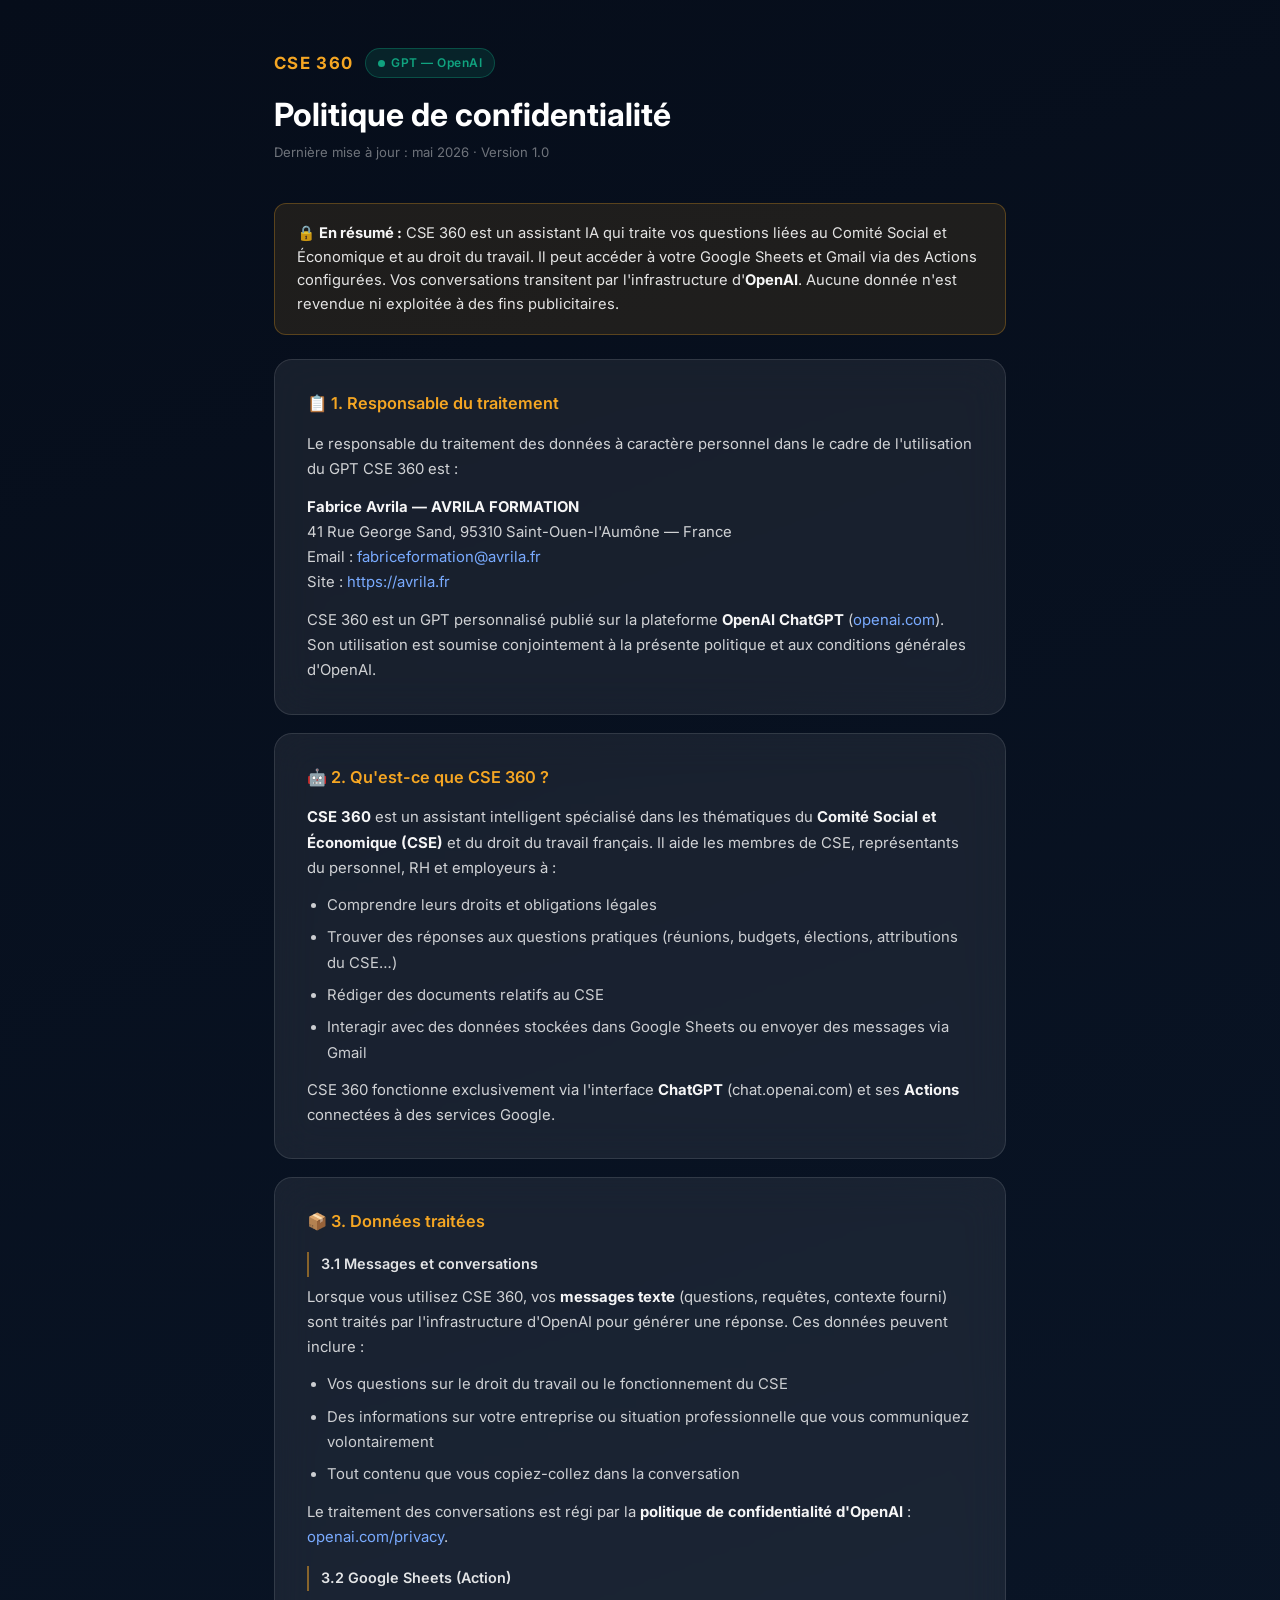
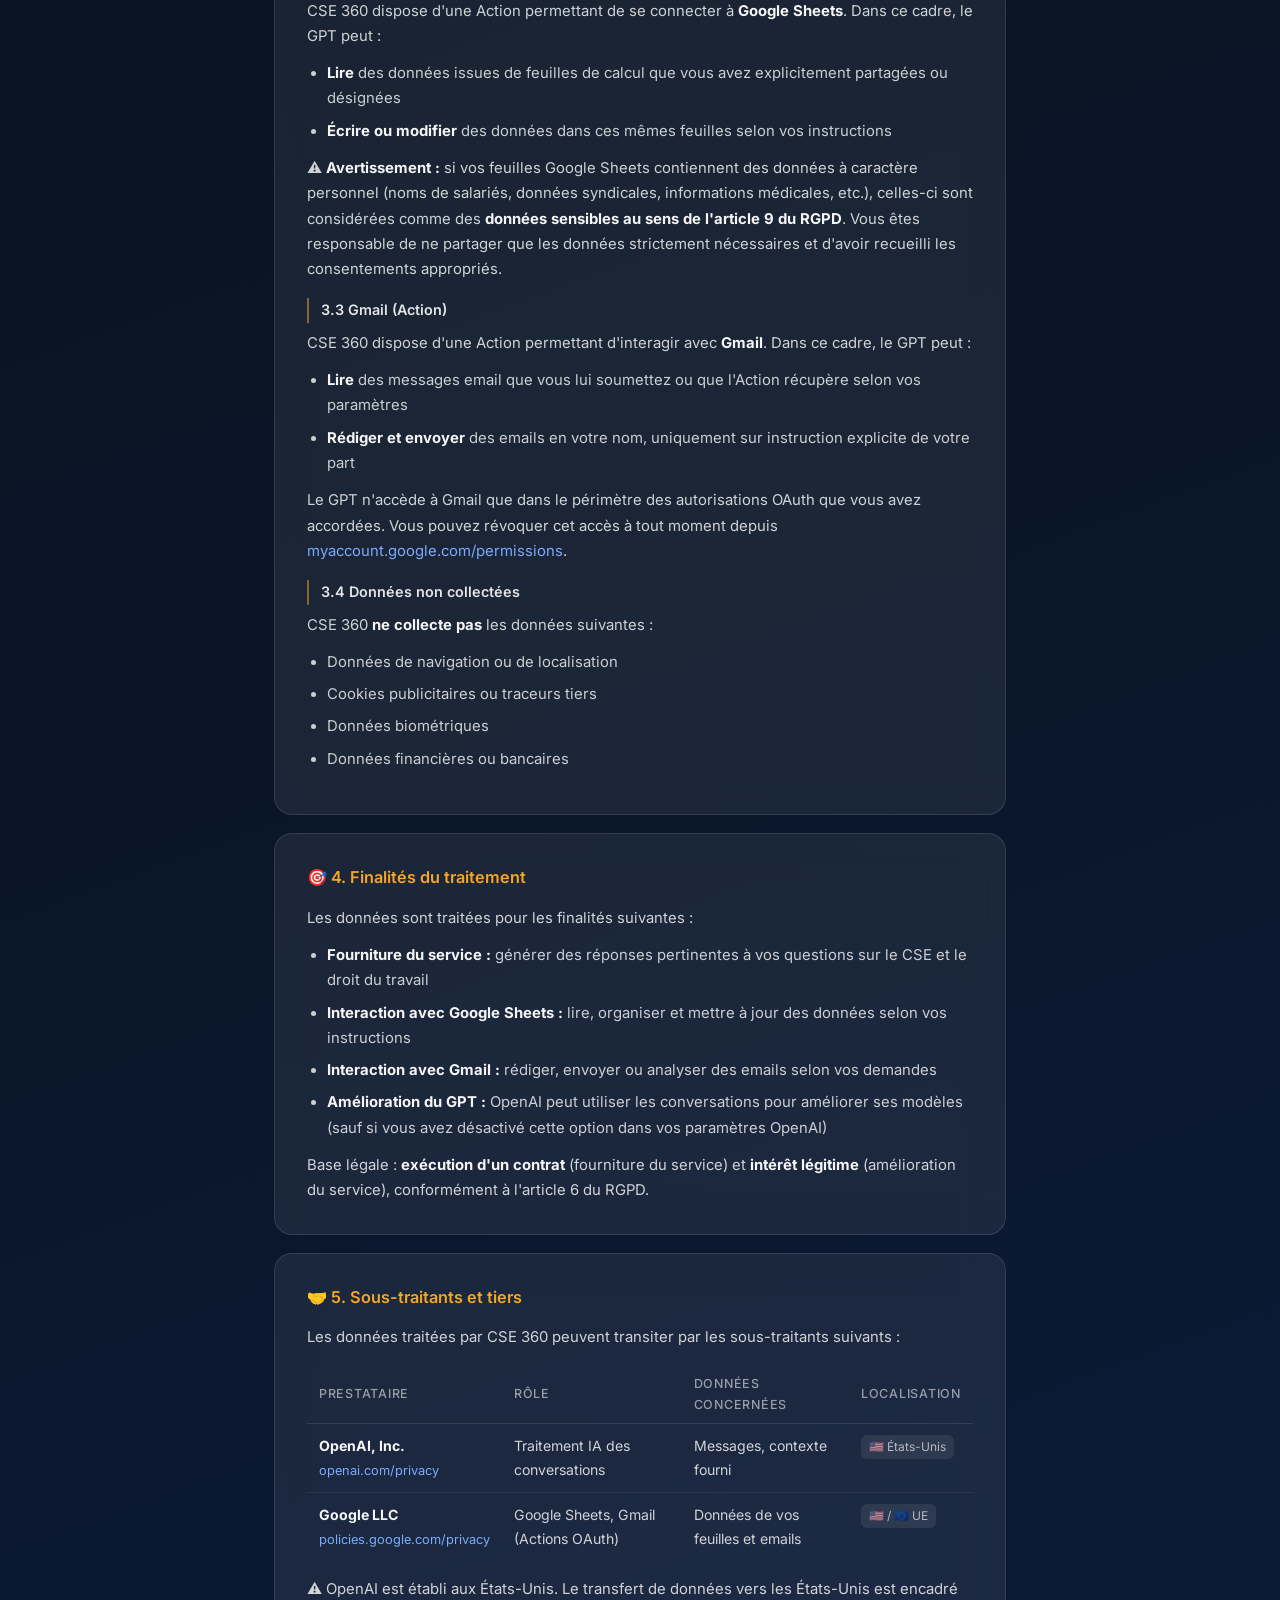
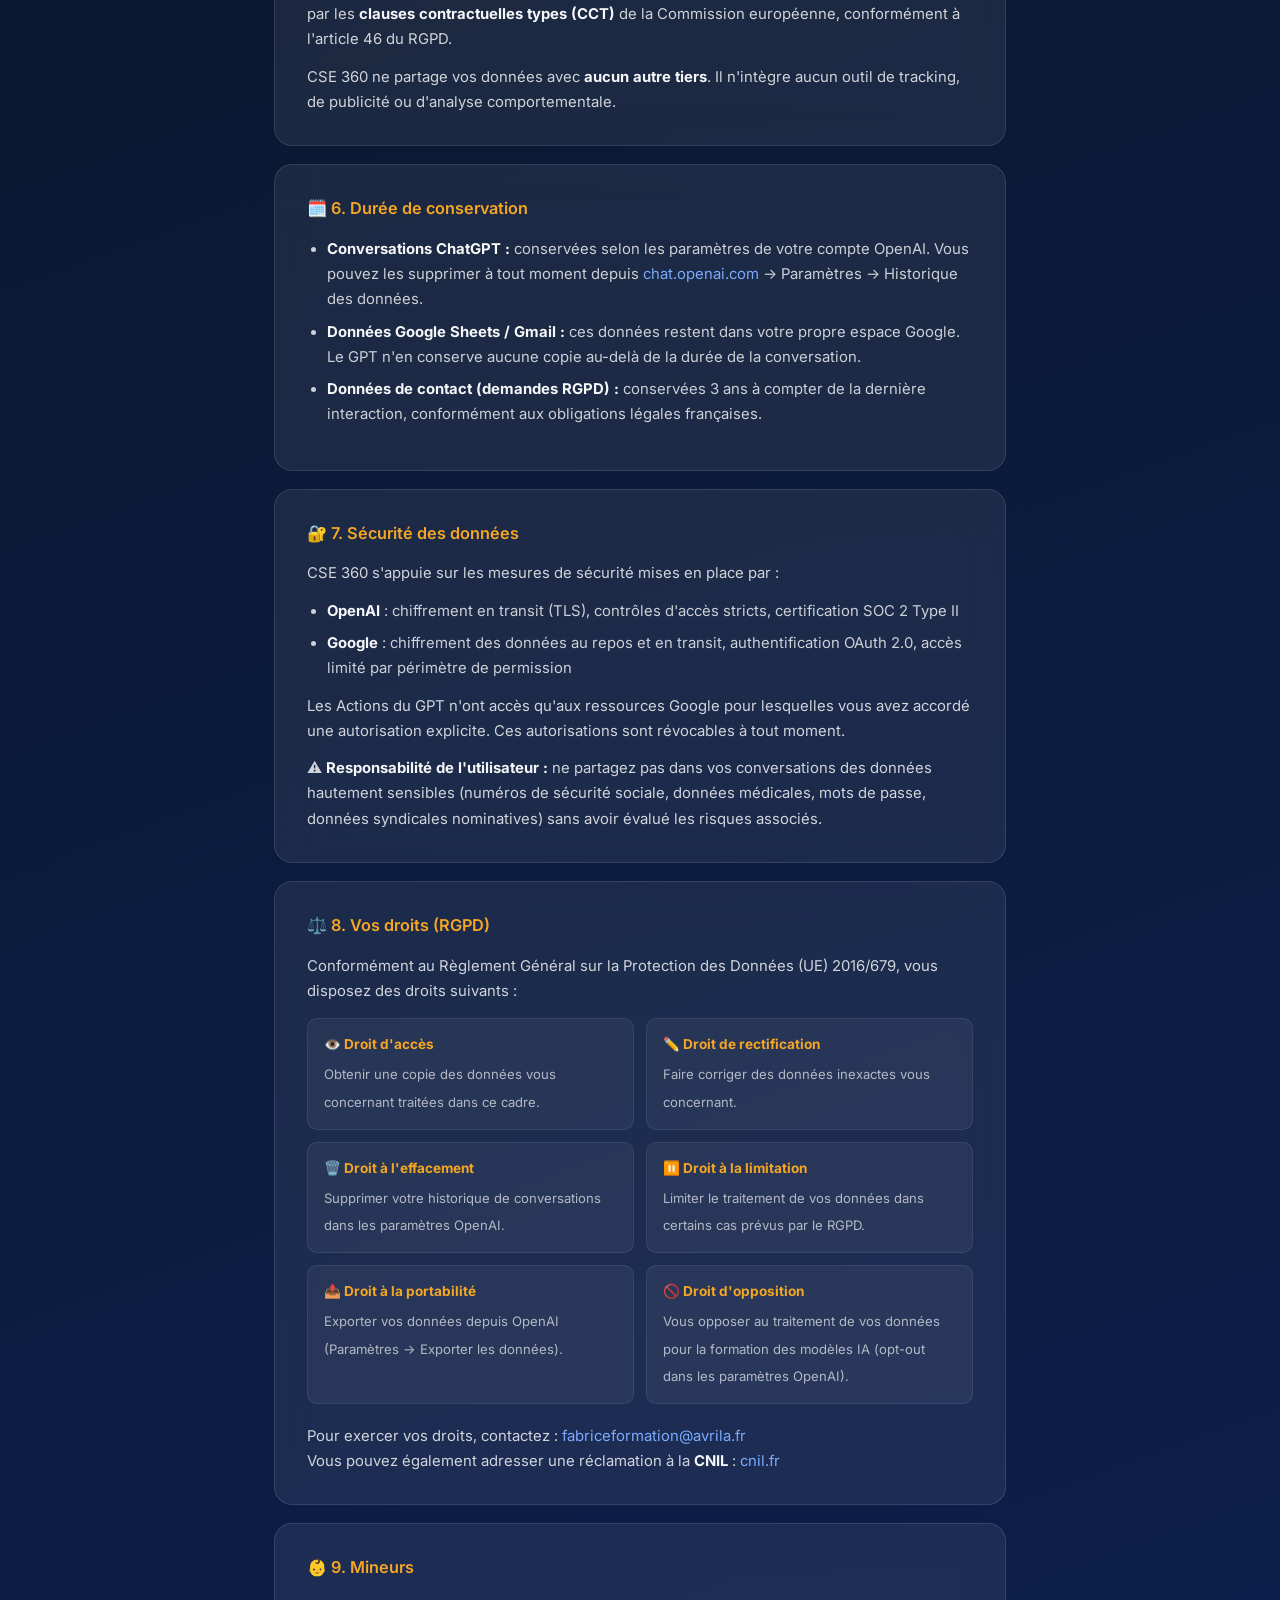
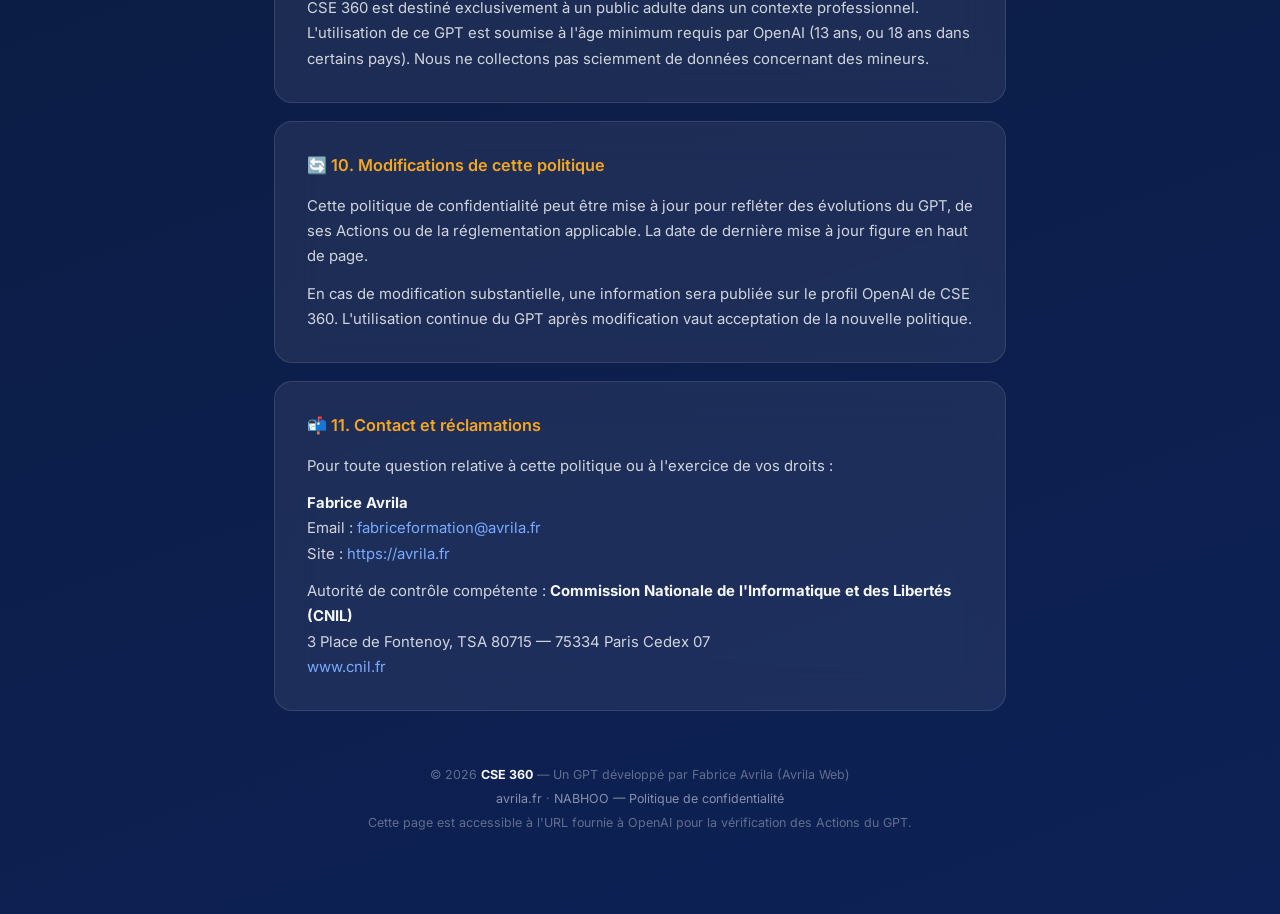
<file: privacy-cse360.html>
<!DOCTYPE html>
<html lang="fr">
<head>
  <meta charset="UTF-8">
  <meta name="viewport" content="width=device-width, initial-scale=1.0">
  <meta name="theme-color" content="#1B3A8C">
  <meta name="robots" content="index, follow">
  <title>Politique de confidentialité — CSE 360</title>
  <link rel="preconnect" href="https://fonts.googleapis.com">
  <link href="https://fonts.googleapis.com/css2?family=Inter:wght@300;400;500;600;700&display=swap" rel="stylesheet">
  <style>
    *, *::before, *::after { box-sizing: border-box; margin: 0; padding: 0; }

    body {
      font-family: 'Inter', -apple-system, BlinkMacSystemFont, sans-serif;
      background: linear-gradient(160deg, #060d1a 0%, #0a1628 40%, #0d2156 100%);
      color: rgba(255,255,255,0.92);
      min-height: 100vh;
      line-height: 1.7;
    }

    .page {
      max-width: 780px;
      margin: 0 auto;
      padding: 48px 24px 80px;
    }

    /* ── Header ── */
    .page-header {
      margin-bottom: 40px;
    }
    .brand-row {
      display: flex;
      align-items: center;
      gap: 12px;
      margin-bottom: 18px;
    }
    .badge-gpt {
      display: inline-flex;
      align-items: center;
      gap: 6px;
      background: rgba(16,163,127,0.15);
      border: 1px solid rgba(16,163,127,0.35);
      border-radius: 20px;
      padding: 4px 12px;
      font-size: 0.75rem;
      font-weight: 600;
      color: #10a37f;
      letter-spacing: 0.04em;
    }
    .badge-gpt::before {
      content: '';
      display: inline-block;
      width: 7px; height: 7px;
      border-radius: 50%;
      background: #10a37f;
    }
    .brand-name {
      font-size: 1.05rem;
      font-weight: 700;
      letter-spacing: 0.08em;
      color: #F5A623;
    }
    h1 {
      font-size: 2rem;
      font-weight: 700;
      color: #fff;
      margin-bottom: 6px;
      line-height: 1.2;
    }
    .date-update {
      font-size: 0.82rem;
      color: rgba(255,255,255,0.42);
      margin-bottom: 28px;
    }

    /* ── Highlight box ── */
    .highlight {
      background: rgba(245,166,35,0.10);
      border: 1px solid rgba(245,166,35,0.28);
      border-radius: 12px;
      padding: 18px 22px;
      margin-bottom: 24px;
      font-size: 0.92rem;
      color: rgba(255,255,255,0.88);
      line-height: 1.6;
    }

    .highlight-danger {
      background: rgba(229,62,62,0.10);
      border: 1px solid rgba(229,62,62,0.28);
      border-radius: 12px;
      padding: 18px 22px;
      margin-bottom: 24px;
      font-size: 0.92rem;
      color: rgba(255,255,255,0.88);
    }

    /* ── Cards ── */
    .card {
      background: rgba(255,255,255,0.07);
      border: 1px solid rgba(255,255,255,0.11);
      border-radius: 18px;
      padding: 30px 32px;
      margin-bottom: 18px;
      backdrop-filter: blur(20px);
    }

    h2 {
      font-size: 1.02rem;
      font-weight: 600;
      color: #F5A623;
      margin-bottom: 14px;
      display: flex;
      align-items: center;
      gap: 8px;
    }

    h3 {
      font-size: 0.9rem;
      font-weight: 600;
      color: rgba(255,255,255,0.88);
      margin: 16px 0 8px;
      padding-left: 12px;
      border-left: 2px solid rgba(245,166,35,0.5);
    }

    p {
      color: rgba(255,255,255,0.80);
      margin-bottom: 12px;
      font-size: 0.93rem;
    }
    p:last-child { margin-bottom: 0; }

    ul {
      margin: 10px 0 12px 20px;
    }
    li {
      color: rgba(255,255,255,0.78);
      font-size: 0.93rem;
      margin-bottom: 7px;
    }

    strong { color: rgba(255,255,255,0.96); }
    a { color: #7aabff; text-decoration: none; }
    a:hover { text-decoration: underline; }

    /* ── Table tiers ── */
    .third-party-table {
      width: 100%;
      border-collapse: collapse;
      margin-top: 14px;
      font-size: 0.88rem;
    }
    .third-party-table th {
      text-align: left;
      color: rgba(255,255,255,0.55);
      font-weight: 500;
      font-size: 0.78rem;
      text-transform: uppercase;
      letter-spacing: 0.06em;
      padding: 8px 12px;
      border-bottom: 1px solid rgba(255,255,255,0.1);
    }
    .third-party-table td {
      padding: 10px 12px;
      color: rgba(255,255,255,0.80);
      border-bottom: 1px solid rgba(255,255,255,0.06);
      vertical-align: top;
    }
    .third-party-table tr:last-child td { border-bottom: none; }
    .tag {
      display: inline-block;
      background: rgba(255,255,255,0.08);
      border-radius: 6px;
      padding: 2px 8px;
      font-size: 0.75rem;
      color: rgba(255,255,255,0.65);
    }

    /* ── Droits ── */
    .rights-grid {
      display: grid;
      grid-template-columns: 1fr 1fr;
      gap: 12px;
      margin-top: 14px;
    }
    .right-item {
      background: rgba(255,255,255,0.05);
      border: 1px solid rgba(255,255,255,0.08);
      border-radius: 10px;
      padding: 14px 16px;
    }
    .right-item strong {
      display: block;
      font-size: 0.85rem;
      margin-bottom: 4px;
      color: #F5A623;
    }
    .right-item span {
      font-size: 0.82rem;
      color: rgba(255,255,255,0.65);
      line-height: 1.5;
    }

    @media (max-width: 540px) {
      .rights-grid { grid-template-columns: 1fr; }
      h1 { font-size: 1.55rem; }
      .card { padding: 22px 18px; }
    }

    /* ── Footer ── */
    footer {
      text-align: center;
      margin-top: 52px;
      font-size: 0.78rem;
      color: rgba(255,255,255,0.35);
      line-height: 1.9;
    }
    footer a { color: rgba(255,255,255,0.5); }
  </style>
</head>
<body>
  <div class="page">

    <!-- Header -->
    <div class="page-header">
      <div class="brand-row">
        <span class="brand-name">CSE 360</span>
        <span class="badge-gpt">GPT — OpenAI</span>
      </div>
      <h1>Politique de confidentialité</h1>
      <p class="date-update">Dernière mise à jour : mai 2026 · Version 1.0</p>
    </div>

    <div class="highlight">
      🔒 <strong>En résumé :</strong> CSE 360 est un assistant IA qui traite vos questions liées au Comité Social et Économique et au droit du travail. Il peut accéder à votre Google Sheets et Gmail via des Actions configurées. Vos conversations transitent par l'infrastructure d'<strong>OpenAI</strong>. Aucune donnée n'est revendue ni exploitée à des fins publicitaires.
    </div>

    <!-- 1. Identité -->
    <div class="card">
      <h2>📋 1. Responsable du traitement</h2>
      <p>Le responsable du traitement des données à caractère personnel dans le cadre de l'utilisation du GPT CSE 360 est :</p>
      <p>
        <strong>Fabrice Avrila — AVRILA FORMATION</strong><br>
        41 Rue George Sand, 95310 Saint-Ouen-l'Aumône — France<br>
        Email : <a href="mailto:fabriceformation@avrila.fr">fabriceformation@avrila.fr</a><br>
        Site : <a href="https://avrila.fr" target="_blank">https://avrila.fr</a>
      </p>
      <p>CSE 360 est un GPT personnalisé publié sur la plateforme <strong>OpenAI ChatGPT</strong> (<a href="https://openai.com" target="_blank">openai.com</a>). Son utilisation est soumise conjointement à la présente politique et aux conditions générales d'OpenAI.</p>
    </div>

    <!-- 2. Description -->
    <div class="card">
      <h2>🤖 2. Qu'est-ce que CSE 360 ?</h2>
      <p><strong>CSE 360</strong> est un assistant intelligent spécialisé dans les thématiques du <strong>Comité Social et Économique (CSE)</strong> et du droit du travail français. Il aide les membres de CSE, représentants du personnel, RH et employeurs à :</p>
      <ul>
        <li>Comprendre leurs droits et obligations légales</li>
        <li>Trouver des réponses aux questions pratiques (réunions, budgets, élections, attributions du CSE…)</li>
        <li>Rédiger des documents relatifs au CSE</li>
        <li>Interagir avec des données stockées dans Google Sheets ou envoyer des messages via Gmail</li>
      </ul>
      <p>CSE 360 fonctionne exclusivement via l'interface <strong>ChatGPT</strong> (chat.openai.com) et ses <strong>Actions</strong> connectées à des services Google.</p>
    </div>

    <!-- 3. Données collectées -->
    <div class="card">
      <h2>📦 3. Données traitées</h2>

      <h3>3.1 Messages et conversations</h3>
      <p>Lorsque vous utilisez CSE 360, vos <strong>messages texte</strong> (questions, requêtes, contexte fourni) sont traités par l'infrastructure d'OpenAI pour générer une réponse. Ces données peuvent inclure :</p>
      <ul>
        <li>Vos questions sur le droit du travail ou le fonctionnement du CSE</li>
        <li>Des informations sur votre entreprise ou situation professionnelle que vous communiquez volontairement</li>
        <li>Tout contenu que vous copiez-collez dans la conversation</li>
      </ul>
      <p>Le traitement des conversations est régi par la <strong>politique de confidentialité d'OpenAI</strong> : <a href="https://openai.com/privacy" target="_blank">openai.com/privacy</a>.</p>

      <h3>3.2 Google Sheets (Action)</h3>
      <p>CSE 360 dispose d'une Action permettant de se connecter à <strong>Google Sheets</strong>. Dans ce cadre, le GPT peut :</p>
      <ul>
        <li><strong>Lire</strong> des données issues de feuilles de calcul que vous avez explicitement partagées ou désignées</li>
        <li><strong>Écrire ou modifier</strong> des données dans ces mêmes feuilles selon vos instructions</li>
      </ul>
      <p>⚠️ <strong>Avertissement :</strong> si vos feuilles Google Sheets contiennent des données à caractère personnel (noms de salariés, données syndicales, informations médicales, etc.), celles-ci sont considérées comme des <strong>données sensibles au sens de l'article 9 du RGPD</strong>. Vous êtes responsable de ne partager que les données strictement nécessaires et d'avoir recueilli les consentements appropriés.</p>

      <h3>3.3 Gmail (Action)</h3>
      <p>CSE 360 dispose d'une Action permettant d'interagir avec <strong>Gmail</strong>. Dans ce cadre, le GPT peut :</p>
      <ul>
        <li><strong>Lire</strong> des messages email que vous lui soumettez ou que l'Action récupère selon vos paramètres</li>
        <li><strong>Rédiger et envoyer</strong> des emails en votre nom, uniquement sur instruction explicite de votre part</li>
      </ul>
      <p>Le GPT n'accède à Gmail que dans le périmètre des autorisations OAuth que vous avez accordées. Vous pouvez révoquer cet accès à tout moment depuis <a href="https://myaccount.google.com/permissions" target="_blank">myaccount.google.com/permissions</a>.</p>

      <h3>3.4 Données non collectées</h3>
      <p>CSE 360 <strong>ne collecte pas</strong> les données suivantes :</p>
      <ul>
        <li>Données de navigation ou de localisation</li>
        <li>Cookies publicitaires ou traceurs tiers</li>
        <li>Données biométriques</li>
        <li>Données financières ou bancaires</li>
      </ul>
    </div>

    <!-- 4. Finalités -->
    <div class="card">
      <h2>🎯 4. Finalités du traitement</h2>
      <p>Les données sont traitées pour les finalités suivantes :</p>
      <ul>
        <li><strong>Fourniture du service :</strong> générer des réponses pertinentes à vos questions sur le CSE et le droit du travail</li>
        <li><strong>Interaction avec Google Sheets :</strong> lire, organiser et mettre à jour des données selon vos instructions</li>
        <li><strong>Interaction avec Gmail :</strong> rédiger, envoyer ou analyser des emails selon vos demandes</li>
        <li><strong>Amélioration du GPT :</strong> OpenAI peut utiliser les conversations pour améliorer ses modèles (sauf si vous avez désactivé cette option dans vos paramètres OpenAI)</li>
      </ul>
      <p>Base légale : <strong>exécution d'un contrat</strong> (fourniture du service) et <strong>intérêt légitime</strong> (amélioration du service), conformément à l'article 6 du RGPD.</p>
    </div>

    <!-- 5. Sous-traitants -->
    <div class="card">
      <h2>🤝 5. Sous-traitants et tiers</h2>
      <p>Les données traitées par CSE 360 peuvent transiter par les sous-traitants suivants :</p>

      <table class="third-party-table">
        <thead>
          <tr>
            <th>Prestataire</th>
            <th>Rôle</th>
            <th>Données concernées</th>
            <th>Localisation</th>
          </tr>
        </thead>
        <tbody>
          <tr>
            <td><strong>OpenAI, Inc.</strong><br><a href="https://openai.com/privacy" target="_blank" style="font-size:0.8rem">openai.com/privacy</a></td>
            <td>Traitement IA des conversations</td>
            <td>Messages, contexte fourni</td>
            <td><span class="tag">🇺🇸 États-Unis</span></td>
          </tr>
          <tr>
            <td><strong>Google LLC</strong><br><a href="https://policies.google.com/privacy" target="_blank" style="font-size:0.8rem">policies.google.com/privacy</a></td>
            <td>Google Sheets, Gmail (Actions OAuth)</td>
            <td>Données de vos feuilles et emails</td>
            <td><span class="tag">🇺🇸 / 🇪🇺 UE</span></td>
          </tr>
        </tbody>
      </table>

      <p style="margin-top:16px">⚠️ OpenAI est établi aux États-Unis. Le transfert de données vers les États-Unis est encadré par les <strong>clauses contractuelles types (CCT)</strong> de la Commission européenne, conformément à l'article 46 du RGPD.</p>
      <p>CSE 360 ne partage vos données avec <strong>aucun autre tiers</strong>. Il n'intègre aucun outil de tracking, de publicité ou d'analyse comportementale.</p>
    </div>

    <!-- 6. Conservation -->
    <div class="card">
      <h2>🗓️ 6. Durée de conservation</h2>
      <ul>
        <li><strong>Conversations ChatGPT :</strong> conservées selon les paramètres de votre compte OpenAI. Vous pouvez les supprimer à tout moment depuis <a href="https://chat.openai.com" target="_blank">chat.openai.com</a> → Paramètres → Historique des données.</li>
        <li><strong>Données Google Sheets / Gmail :</strong> ces données restent dans votre propre espace Google. Le GPT n'en conserve aucune copie au-delà de la durée de la conversation.</li>
        <li><strong>Données de contact (demandes RGPD) :</strong> conservées 3 ans à compter de la dernière interaction, conformément aux obligations légales françaises.</li>
      </ul>
    </div>

    <!-- 7. Sécurité -->
    <div class="card">
      <h2>🔐 7. Sécurité des données</h2>
      <p>CSE 360 s'appuie sur les mesures de sécurité mises en place par :</p>
      <ul>
        <li><strong>OpenAI</strong> : chiffrement en transit (TLS), contrôles d'accès stricts, certification SOC 2 Type II</li>
        <li><strong>Google</strong> : chiffrement des données au repos et en transit, authentification OAuth 2.0, accès limité par périmètre de permission</li>
      </ul>
      <p>Les Actions du GPT n'ont accès qu'aux ressources Google pour lesquelles vous avez accordé une autorisation explicite. Ces autorisations sont révocables à tout moment.</p>
      <p>⚠️ <strong>Responsabilité de l'utilisateur :</strong> ne partagez pas dans vos conversations des données hautement sensibles (numéros de sécurité sociale, données médicales, mots de passe, données syndicales nominatives) sans avoir évalué les risques associés.</p>
    </div>

    <!-- 8. Droits RGPD -->
    <div class="card">
      <h2>⚖️ 8. Vos droits (RGPD)</h2>
      <p>Conformément au Règlement Général sur la Protection des Données (UE) 2016/679, vous disposez des droits suivants :</p>

      <div class="rights-grid">
        <div class="right-item">
          <strong>👁️ Droit d'accès</strong>
          <span>Obtenir une copie des données vous concernant traitées dans ce cadre.</span>
        </div>
        <div class="right-item">
          <strong>✏️ Droit de rectification</strong>
          <span>Faire corriger des données inexactes vous concernant.</span>
        </div>
        <div class="right-item">
          <strong>🗑️ Droit à l'effacement</strong>
          <span>Supprimer votre historique de conversations dans les paramètres OpenAI.</span>
        </div>
        <div class="right-item">
          <strong>⏸️ Droit à la limitation</strong>
          <span>Limiter le traitement de vos données dans certains cas prévus par le RGPD.</span>
        </div>
        <div class="right-item">
          <strong>📤 Droit à la portabilité</strong>
          <span>Exporter vos données depuis OpenAI (Paramètres → Exporter les données).</span>
        </div>
        <div class="right-item">
          <strong>🚫 Droit d'opposition</strong>
          <span>Vous opposer au traitement de vos données pour la formation des modèles IA (opt-out dans les paramètres OpenAI).</span>
        </div>
      </div>

      <p style="margin-top:20px">Pour exercer vos droits, contactez : <a href="mailto:fabriceformation@avrila.fr">fabriceformation@avrila.fr</a><br>
      Vous pouvez également adresser une réclamation à la <strong>CNIL</strong> : <a href="https://www.cnil.fr" target="_blank">cnil.fr</a></p>
    </div>

    <!-- 9. Mineurs -->
    <div class="card">
      <h2>👶 9. Mineurs</h2>
      <p>CSE 360 est destiné exclusivement à un public adulte dans un contexte professionnel. L'utilisation de ce GPT est soumise à l'âge minimum requis par OpenAI (13 ans, ou 18 ans dans certains pays). Nous ne collectons pas sciemment de données concernant des mineurs.</p>
    </div>

    <!-- 10. Modifications -->
    <div class="card">
      <h2>🔄 10. Modifications de cette politique</h2>
      <p>Cette politique de confidentialité peut être mise à jour pour refléter des évolutions du GPT, de ses Actions ou de la réglementation applicable. La date de dernière mise à jour figure en haut de page.</p>
      <p>En cas de modification substantielle, une information sera publiée sur le profil OpenAI de CSE 360. L'utilisation continue du GPT après modification vaut acceptation de la nouvelle politique.</p>
    </div>

    <!-- 11. Contact -->
    <div class="card">
      <h2>📬 11. Contact et réclamations</h2>
      <p>Pour toute question relative à cette politique ou à l'exercice de vos droits :</p>
      <p>
        <strong>Fabrice Avrila</strong><br>
        Email : <a href="mailto:fabriceformation@avrila.fr">fabriceformation@avrila.fr</a><br>
        Site : <a href="https://avrila.fr" target="_blank">https://avrila.fr</a>
      </p>
      <p>Autorité de contrôle compétente : <strong>Commission Nationale de l'Informatique et des Libertés (CNIL)</strong><br>
      3 Place de Fontenoy, TSA 80715 — 75334 Paris Cedex 07<br>
      <a href="https://www.cnil.fr" target="_blank">www.cnil.fr</a></p>
    </div>

    <footer>
      © 2026 <strong>CSE 360</strong> — Un GPT développé par Fabrice Avrila (Avrila Web)<br>
      <a href="https://avrila.fr" target="_blank">avrila.fr</a> ·
      <a href="./privacy.html">NABHOO — Politique de confidentialité</a><br>
      Cette page est accessible à l'URL fournie à OpenAI pour la vérification des Actions du GPT.
    </footer>

  </div>
</body>
</html>
</file>
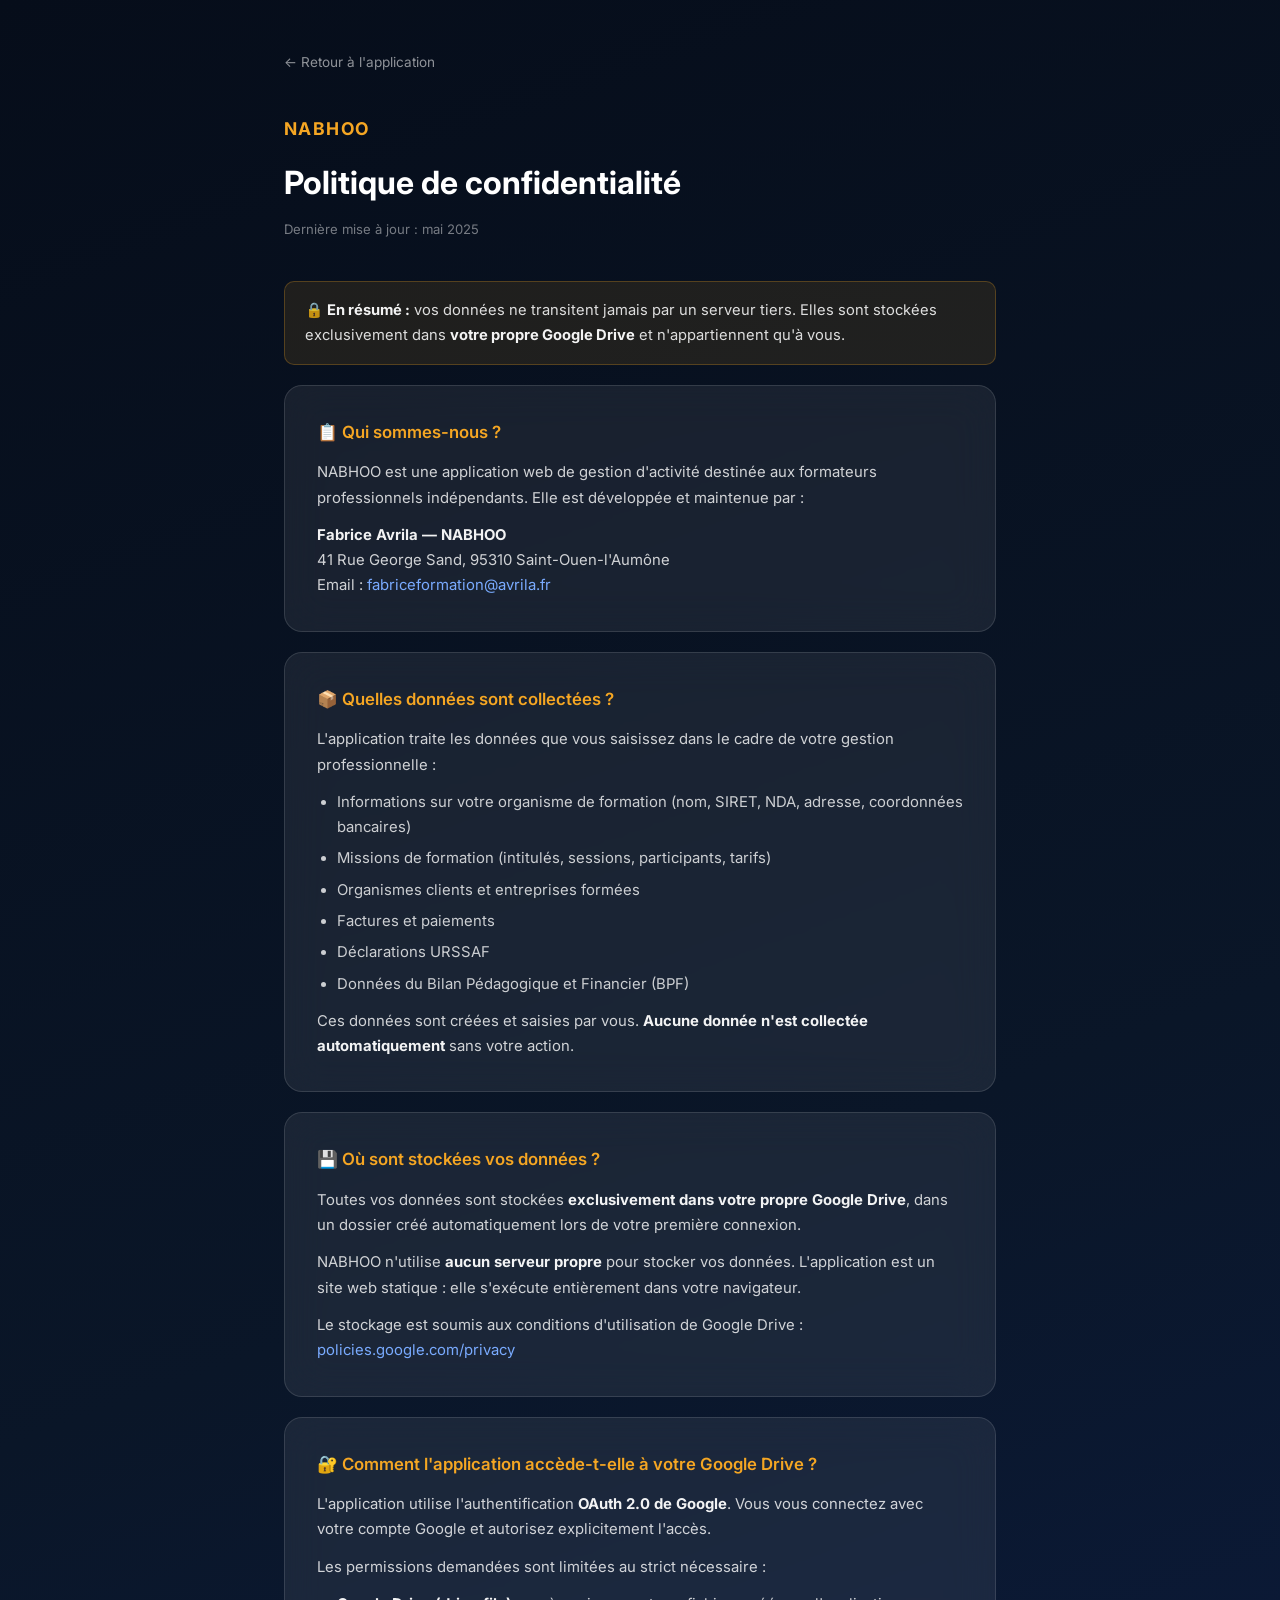
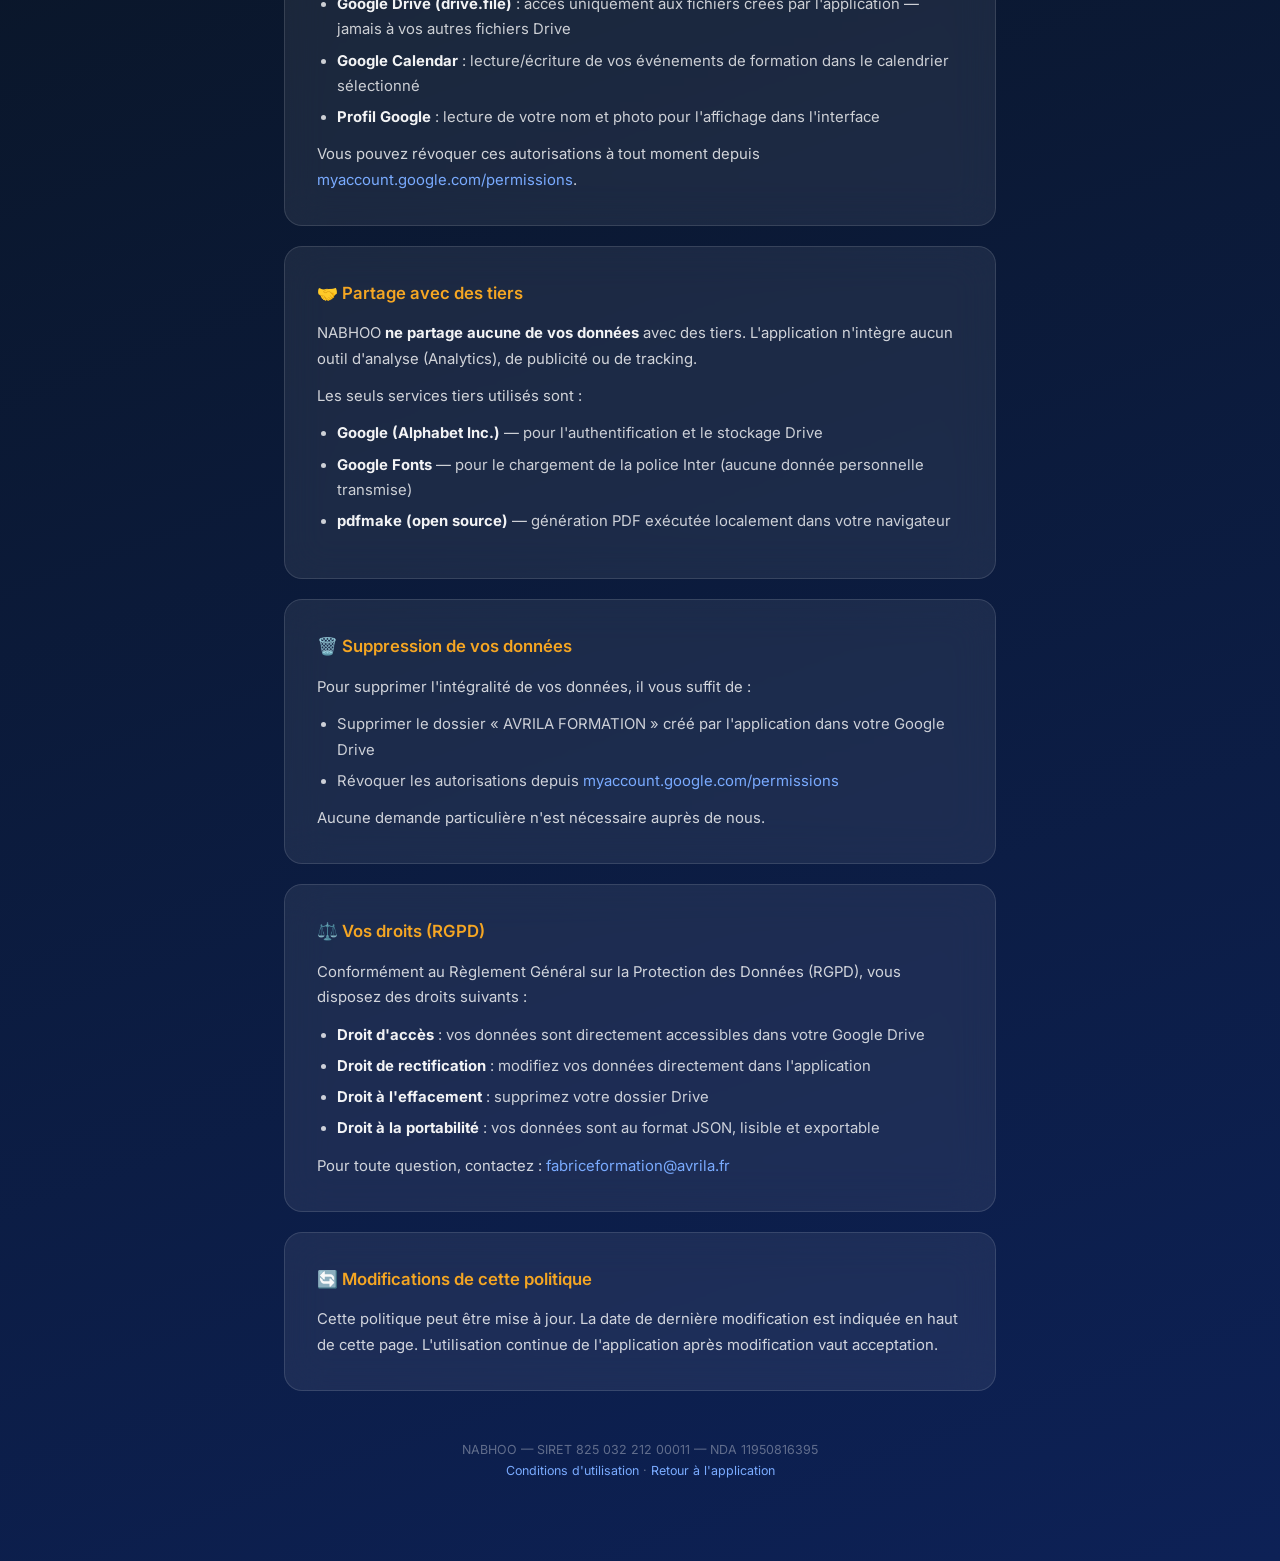
<file: privacy.html>
<!DOCTYPE html>
<html lang="fr">
<head>
  <meta charset="UTF-8">
  <meta name="viewport" content="width=device-width, initial-scale=1.0">
  <meta name="theme-color" content="#1B3A8C">
  <title>Politique de confidentialité — NABHOO</title>
  <link rel="preconnect" href="https://fonts.googleapis.com">
  <link href="https://fonts.googleapis.com/css2?family=Inter:wght@300;400;500;600;700&display=swap" rel="stylesheet">
  <style>
    *, *::before, *::after { box-sizing: border-box; margin: 0; padding: 0; }
    body {
      font-family: 'Inter', -apple-system, BlinkMacSystemFont, sans-serif;
      background: linear-gradient(160deg, #060d1a 0%, #0a1628 40%, #0d2156 100%);
      color: rgba(255,255,255,0.92);
      min-height: 100vh;
      line-height: 1.7;
    }
    .page {
      max-width: 760px;
      margin: 0 auto;
      padding: 48px 24px 80px;
    }
    .back-link {
      display: inline-flex;
      align-items: center;
      gap: 8px;
      color: rgba(255,255,255,0.55);
      text-decoration: none;
      font-size: 0.85rem;
      margin-bottom: 40px;
      transition: color 0.2s;
    }
    .back-link:hover { color: rgba(255,255,255,0.9); }
    .brand {
      display: flex;
      align-items: center;
      gap: 14px;
      margin-bottom: 12px;
    }
    .brand-name {
      font-size: 1.1rem;
      font-weight: 700;
      letter-spacing: 0.08em;
      color: #F5A623;
    }
    h1 {
      font-size: 2rem;
      font-weight: 700;
      margin-bottom: 8px;
      color: #fff;
    }
    .date-update {
      font-size: 0.82rem;
      color: rgba(255,255,255,0.45);
      margin-bottom: 40px;
    }
    .card {
      background: rgba(255,255,255,0.07);
      border: 1px solid rgba(255,255,255,0.12);
      border-radius: 18px;
      padding: 32px;
      margin-bottom: 20px;
      backdrop-filter: blur(20px);
    }
    h2 {
      font-size: 1.05rem;
      font-weight: 600;
      color: #F5A623;
      margin-bottom: 14px;
      display: flex;
      align-items: center;
      gap: 8px;
    }
    p { color: rgba(255,255,255,0.80); margin-bottom: 12px; font-size: 0.93rem; }
    p:last-child { margin-bottom: 0; }
    ul { margin: 10px 0 12px 20px; }
    li { color: rgba(255,255,255,0.78); font-size: 0.93rem; margin-bottom: 6px; }
    strong { color: rgba(255,255,255,0.95); }
    a { color: #7aabff; text-decoration: none; }
    a:hover { text-decoration: underline; }
    .highlight {
      background: rgba(245,166,35,0.10);
      border: 1px solid rgba(245,166,35,0.25);
      border-radius: 10px;
      padding: 16px 20px;
      margin-bottom: 20px;
      font-size: 0.92rem;
      color: rgba(255,255,255,0.85);
    }
    footer {
      text-align: center;
      margin-top: 48px;
      font-size: 0.78rem;
      color: rgba(255,255,255,0.35);
    }
  </style>
</head>
<body>
  <div class="page">

    <a href="./index.html" class="back-link">← Retour à l'application</a>

    <div class="brand">
      <span class="brand-name">NABHOO</span>
    </div>
    <h1>Politique de confidentialité</h1>
    <p class="date-update">Dernière mise à jour : mai 2025</p>

    <div class="highlight">
      🔒 <strong>En résumé :</strong> vos données ne transitent jamais par un serveur tiers. Elles sont stockées exclusivement dans <strong>votre propre Google Drive</strong> et n'appartiennent qu'à vous.
    </div>

    <div class="card">
      <h2>📋 Qui sommes-nous ?</h2>
      <p>NABHOO est une application web de gestion d'activité destinée aux formateurs professionnels indépendants. Elle est développée et maintenue par :</p>
      <p><strong>Fabrice Avrila — NABHOO</strong><br>
      41 Rue George Sand, 95310 Saint-Ouen-l'Aumône<br>
      Email : <a href="mailto:fabriceformation@avrila.fr">fabriceformation@avrila.fr</a></p>
    </div>

    <div class="card">
      <h2>📦 Quelles données sont collectées ?</h2>
      <p>L'application traite les données que vous saisissez dans le cadre de votre gestion professionnelle :</p>
      <ul>
        <li>Informations sur votre organisme de formation (nom, SIRET, NDA, adresse, coordonnées bancaires)</li>
        <li>Missions de formation (intitulés, sessions, participants, tarifs)</li>
        <li>Organismes clients et entreprises formées</li>
        <li>Factures et paiements</li>
        <li>Déclarations URSSAF</li>
        <li>Données du Bilan Pédagogique et Financier (BPF)</li>
      </ul>
      <p>Ces données sont créées et saisies par vous. <strong>Aucune donnée n'est collectée automatiquement</strong> sans votre action.</p>
    </div>

    <div class="card">
      <h2>💾 Où sont stockées vos données ?</h2>
      <p>Toutes vos données sont stockées <strong>exclusivement dans votre propre Google Drive</strong>, dans un dossier créé automatiquement lors de votre première connexion.</p>
      <p>NABHOO n'utilise <strong>aucun serveur propre</strong> pour stocker vos données. L'application est un site web statique : elle s'exécute entièrement dans votre navigateur.</p>
      <p>Le stockage est soumis aux conditions d'utilisation de Google Drive : <a href="https://policies.google.com/privacy" target="_blank">policies.google.com/privacy</a></p>
    </div>

    <div class="card">
      <h2>🔐 Comment l'application accède-t-elle à votre Google Drive ?</h2>
      <p>L'application utilise l'authentification <strong>OAuth 2.0 de Google</strong>. Vous vous connectez avec votre compte Google et autorisez explicitement l'accès.</p>
      <p>Les permissions demandées sont limitées au strict nécessaire :</p>
      <ul>
        <li><strong>Google Drive (drive.file)</strong> : accès uniquement aux fichiers créés par l'application — jamais à vos autres fichiers Drive</li>
        <li><strong>Google Calendar</strong> : lecture/écriture de vos événements de formation dans le calendrier sélectionné</li>
        <li><strong>Profil Google</strong> : lecture de votre nom et photo pour l'affichage dans l'interface</li>
      </ul>
      <p>Vous pouvez révoquer ces autorisations à tout moment depuis <a href="https://myaccount.google.com/permissions" target="_blank">myaccount.google.com/permissions</a>.</p>
    </div>

    <div class="card">
      <h2>🤝 Partage avec des tiers</h2>
      <p>NABHOO <strong>ne partage aucune de vos données</strong> avec des tiers. L'application n'intègre aucun outil d'analyse (Analytics), de publicité ou de tracking.</p>
      <p>Les seuls services tiers utilisés sont :</p>
      <ul>
        <li><strong>Google (Alphabet Inc.)</strong> — pour l'authentification et le stockage Drive</li>
        <li><strong>Google Fonts</strong> — pour le chargement de la police Inter (aucune donnée personnelle transmise)</li>
        <li><strong>pdfmake (open source)</strong> — génération PDF exécutée localement dans votre navigateur</li>
      </ul>
    </div>

    <div class="card">
      <h2>🗑️ Suppression de vos données</h2>
      <p>Pour supprimer l'intégralité de vos données, il vous suffit de :</p>
      <ul>
        <li>Supprimer le dossier « AVRILA FORMATION » créé par l'application dans votre Google Drive</li>
        <li>Révoquer les autorisations depuis <a href="https://myaccount.google.com/permissions" target="_blank">myaccount.google.com/permissions</a></li>
      </ul>
      <p>Aucune demande particulière n'est nécessaire auprès de nous.</p>
    </div>

    <div class="card">
      <h2>⚖️ Vos droits (RGPD)</h2>
      <p>Conformément au Règlement Général sur la Protection des Données (RGPD), vous disposez des droits suivants :</p>
      <ul>
        <li><strong>Droit d'accès</strong> : vos données sont directement accessibles dans votre Google Drive</li>
        <li><strong>Droit de rectification</strong> : modifiez vos données directement dans l'application</li>
        <li><strong>Droit à l'effacement</strong> : supprimez votre dossier Drive</li>
        <li><strong>Droit à la portabilité</strong> : vos données sont au format JSON, lisible et exportable</li>
      </ul>
      <p>Pour toute question, contactez : <a href="mailto:fabriceformation@avrila.fr">fabriceformation@avrila.fr</a></p>
    </div>

    <div class="card">
      <h2>🔄 Modifications de cette politique</h2>
      <p>Cette politique peut être mise à jour. La date de dernière modification est indiquée en haut de cette page. L'utilisation continue de l'application après modification vaut acceptation.</p>
    </div>

    <footer>
      NABHOO — SIRET 825 032 212 00011 — NDA 11950816395<br>
      <a href="./terms.html">Conditions d'utilisation</a> · <a href="./index.html">Retour à l'application</a>
    </footer>

  </div>
</body>
</html>
</file>
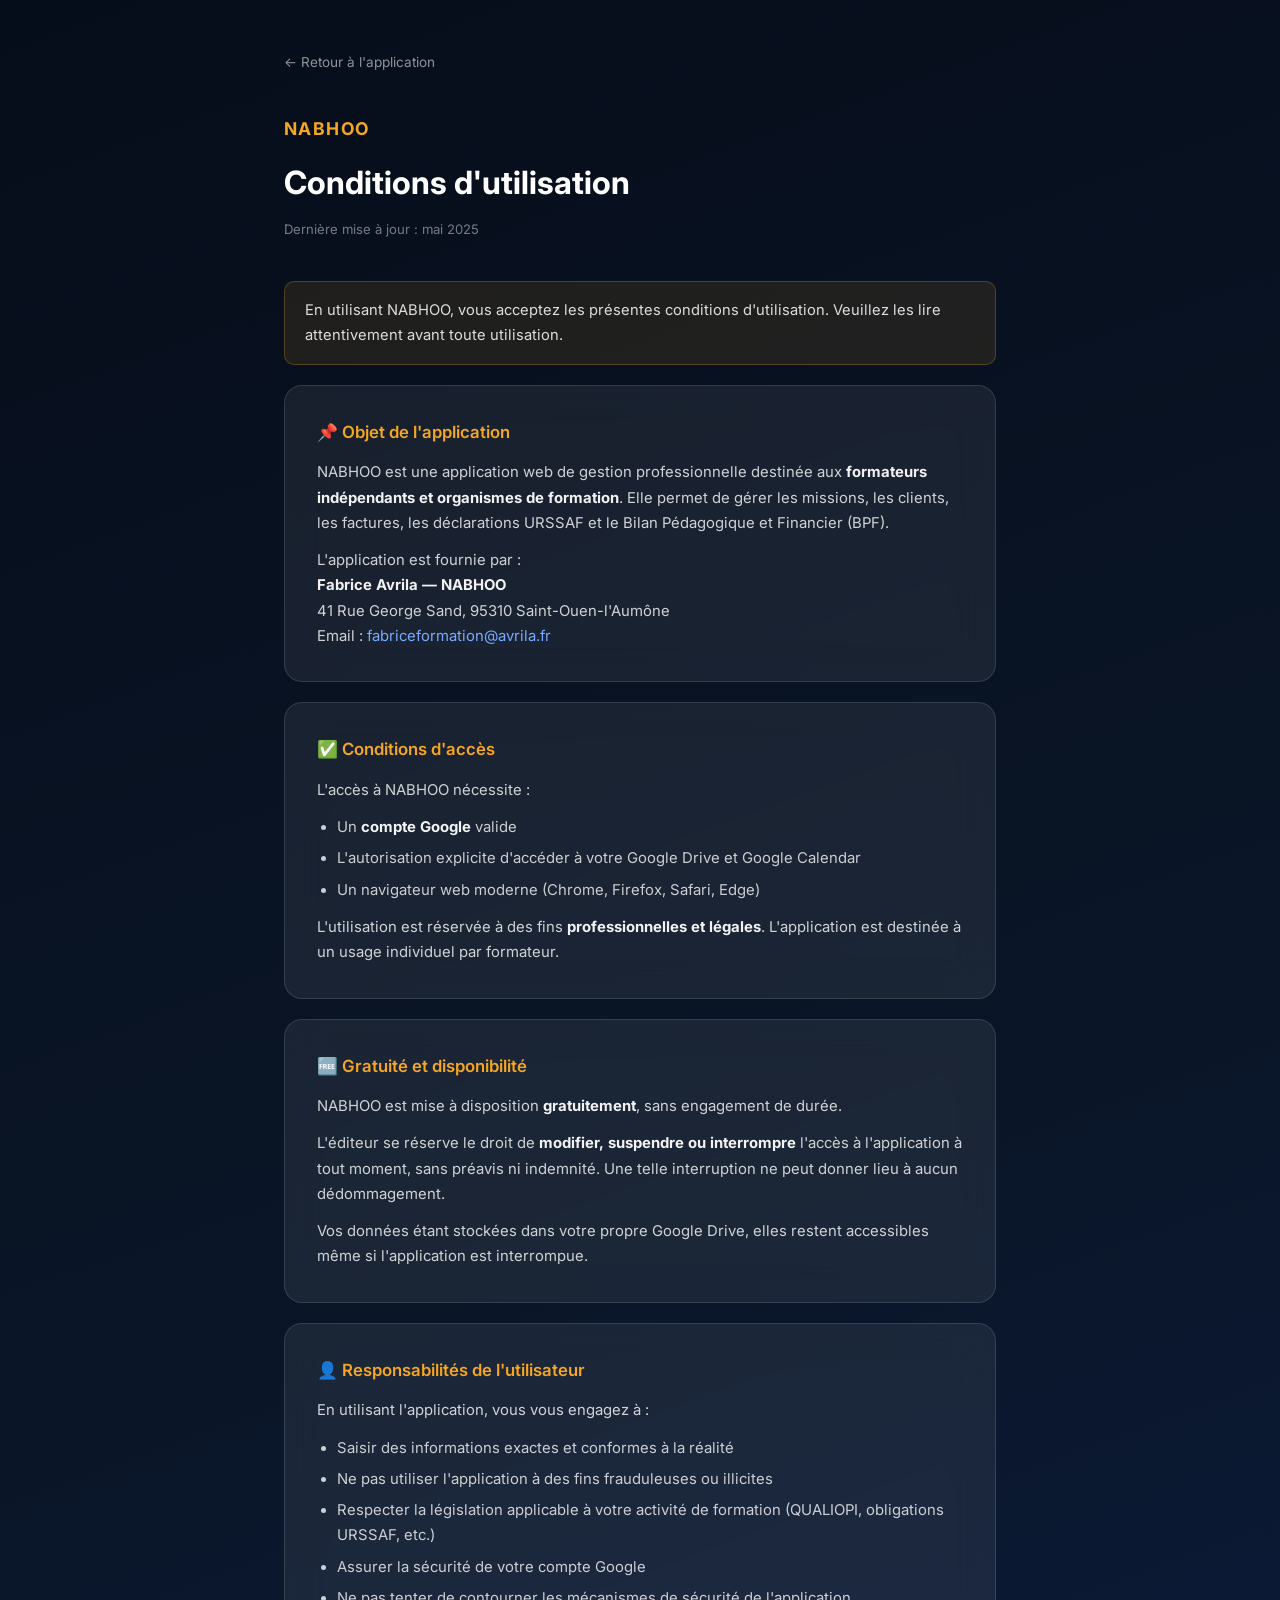
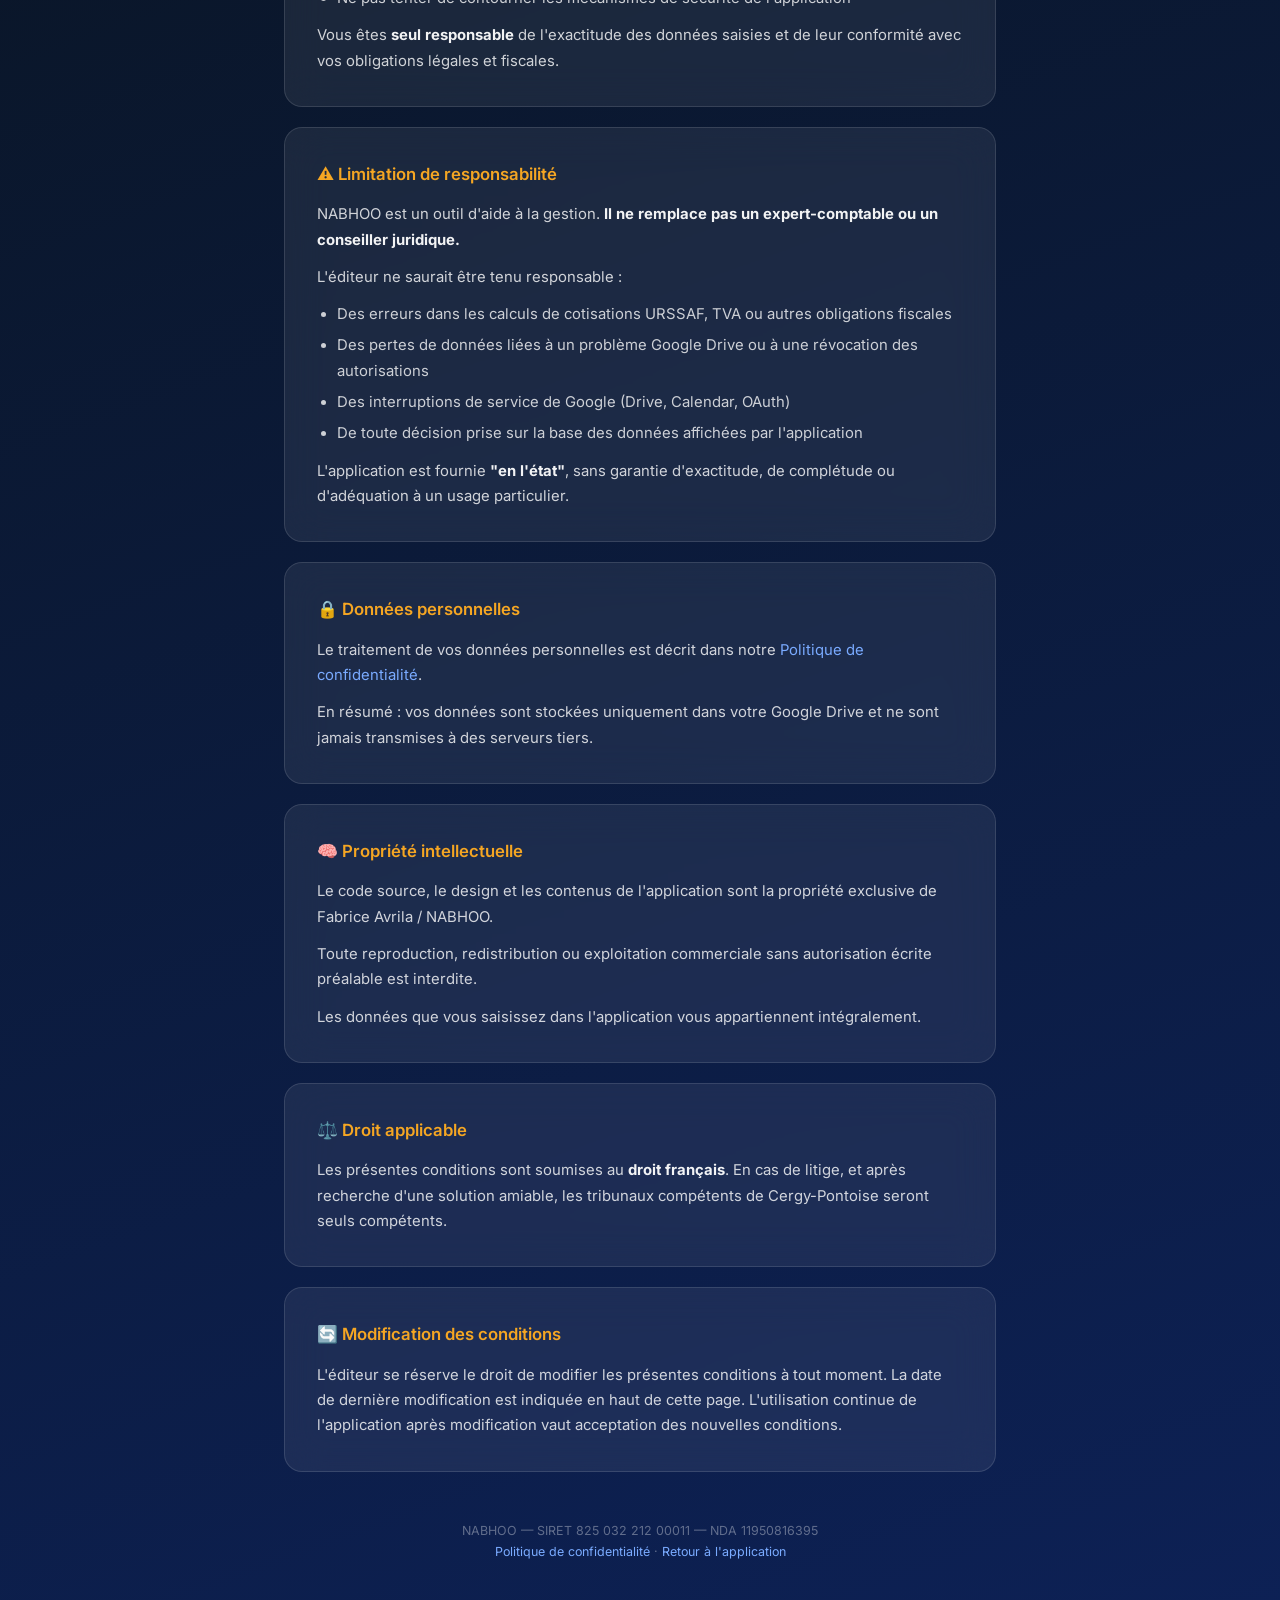
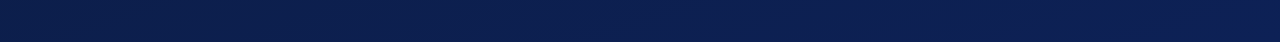
<file: terms.html>
<!DOCTYPE html>
<html lang="fr">
<head>
  <meta charset="UTF-8">
  <meta name="viewport" content="width=device-width, initial-scale=1.0">
  <meta name="theme-color" content="#1B3A8C">
  <title>Conditions d'utilisation — NABHOO</title>
  <link rel="preconnect" href="https://fonts.googleapis.com">
  <link href="https://fonts.googleapis.com/css2?family=Inter:wght@300;400;500;600;700&display=swap" rel="stylesheet">
  <style>
    *, *::before, *::after { box-sizing: border-box; margin: 0; padding: 0; }
    body {
      font-family: 'Inter', -apple-system, BlinkMacSystemFont, sans-serif;
      background: linear-gradient(160deg, #060d1a 0%, #0a1628 40%, #0d2156 100%);
      color: rgba(255,255,255,0.92);
      min-height: 100vh;
      line-height: 1.7;
    }
    .page {
      max-width: 760px;
      margin: 0 auto;
      padding: 48px 24px 80px;
    }
    .back-link {
      display: inline-flex;
      align-items: center;
      gap: 8px;
      color: rgba(255,255,255,0.55);
      text-decoration: none;
      font-size: 0.85rem;
      margin-bottom: 40px;
      transition: color 0.2s;
    }
    .back-link:hover { color: rgba(255,255,255,0.9); }
    .brand-name {
      font-size: 1.1rem;
      font-weight: 700;
      letter-spacing: 0.08em;
      color: #F5A623;
      margin-bottom: 12px;
    }
    h1 {
      font-size: 2rem;
      font-weight: 700;
      margin-bottom: 8px;
      color: #fff;
    }
    .date-update {
      font-size: 0.82rem;
      color: rgba(255,255,255,0.45);
      margin-bottom: 40px;
    }
    .card {
      background: rgba(255,255,255,0.07);
      border: 1px solid rgba(255,255,255,0.12);
      border-radius: 18px;
      padding: 32px;
      margin-bottom: 20px;
      backdrop-filter: blur(20px);
    }
    h2 {
      font-size: 1.05rem;
      font-weight: 600;
      color: #F5A623;
      margin-bottom: 14px;
    }
    p { color: rgba(255,255,255,0.80); margin-bottom: 12px; font-size: 0.93rem; }
    p:last-child { margin-bottom: 0; }
    ul { margin: 10px 0 12px 20px; }
    li { color: rgba(255,255,255,0.78); font-size: 0.93rem; margin-bottom: 6px; }
    strong { color: rgba(255,255,255,0.95); }
    a { color: #7aabff; text-decoration: none; }
    a:hover { text-decoration: underline; }
    .highlight {
      background: rgba(245,166,35,0.10);
      border: 1px solid rgba(245,166,35,0.25);
      border-radius: 10px;
      padding: 16px 20px;
      margin-bottom: 20px;
      font-size: 0.92rem;
      color: rgba(255,255,255,0.85);
    }
    footer {
      text-align: center;
      margin-top: 48px;
      font-size: 0.78rem;
      color: rgba(255,255,255,0.35);
    }
  </style>
</head>
<body>
  <div class="page">

    <a href="./index.html" class="back-link">← Retour à l'application</a>

    <div class="brand-name">NABHOO</div>
    <h1>Conditions d'utilisation</h1>
    <p class="date-update">Dernière mise à jour : mai 2025</p>

    <div class="highlight">
      En utilisant NABHOO, vous acceptez les présentes conditions d'utilisation. Veuillez les lire attentivement avant toute utilisation.
    </div>

    <div class="card">
      <h2>📌 Objet de l'application</h2>
      <p>NABHOO est une application web de gestion professionnelle destinée aux <strong>formateurs indépendants et organismes de formation</strong>. Elle permet de gérer les missions, les clients, les factures, les déclarations URSSAF et le Bilan Pédagogique et Financier (BPF).</p>
      <p>L'application est fournie par :<br>
      <strong>Fabrice Avrila — NABHOO</strong><br>
      41 Rue George Sand, 95310 Saint-Ouen-l'Aumône<br>
      Email : <a href="mailto:fabriceformation@avrila.fr">fabriceformation@avrila.fr</a></p>
    </div>

    <div class="card">
      <h2>✅ Conditions d'accès</h2>
      <p>L'accès à NABHOO nécessite :</p>
      <ul>
        <li>Un <strong>compte Google</strong> valide</li>
        <li>L'autorisation explicite d'accéder à votre Google Drive et Google Calendar</li>
        <li>Un navigateur web moderne (Chrome, Firefox, Safari, Edge)</li>
      </ul>
      <p>L'utilisation est réservée à des fins <strong>professionnelles et légales</strong>. L'application est destinée à un usage individuel par formateur.</p>
    </div>

    <div class="card">
      <h2>🆓 Gratuité et disponibilité</h2>
      <p>NABHOO est mise à disposition <strong>gratuitement</strong>, sans engagement de durée.</p>
      <p>L'éditeur se réserve le droit de <strong>modifier, suspendre ou interrompre</strong> l'accès à l'application à tout moment, sans préavis ni indemnité. Une telle interruption ne peut donner lieu à aucun dédommagement.</p>
      <p>Vos données étant stockées dans votre propre Google Drive, elles restent accessibles même si l'application est interrompue.</p>
    </div>

    <div class="card">
      <h2>👤 Responsabilités de l'utilisateur</h2>
      <p>En utilisant l'application, vous vous engagez à :</p>
      <ul>
        <li>Saisir des informations exactes et conformes à la réalité</li>
        <li>Ne pas utiliser l'application à des fins frauduleuses ou illicites</li>
        <li>Respecter la législation applicable à votre activité de formation (QUALIOPI, obligations URSSAF, etc.)</li>
        <li>Assurer la sécurité de votre compte Google</li>
        <li>Ne pas tenter de contourner les mécanismes de sécurité de l'application</li>
      </ul>
      <p>Vous êtes <strong>seul responsable</strong> de l'exactitude des données saisies et de leur conformité avec vos obligations légales et fiscales.</p>
    </div>

    <div class="card">
      <h2>⚠️ Limitation de responsabilité</h2>
      <p>NABHOO est un outil d'aide à la gestion. <strong>Il ne remplace pas un expert-comptable ou un conseiller juridique.</strong></p>
      <p>L'éditeur ne saurait être tenu responsable :</p>
      <ul>
        <li>Des erreurs dans les calculs de cotisations URSSAF, TVA ou autres obligations fiscales</li>
        <li>Des pertes de données liées à un problème Google Drive ou à une révocation des autorisations</li>
        <li>Des interruptions de service de Google (Drive, Calendar, OAuth)</li>
        <li>De toute décision prise sur la base des données affichées par l'application</li>
      </ul>
      <p>L'application est fournie <strong>"en l'état"</strong>, sans garantie d'exactitude, de complétude ou d'adéquation à un usage particulier.</p>
    </div>

    <div class="card">
      <h2>🔒 Données personnelles</h2>
      <p>Le traitement de vos données personnelles est décrit dans notre <a href="./privacy.html">Politique de confidentialité</a>.</p>
      <p>En résumé : vos données sont stockées uniquement dans votre Google Drive et ne sont jamais transmises à des serveurs tiers.</p>
    </div>

    <div class="card">
      <h2>🧠 Propriété intellectuelle</h2>
      <p>Le code source, le design et les contenus de l'application sont la propriété exclusive de Fabrice Avrila / NABHOO.</p>
      <p>Toute reproduction, redistribution ou exploitation commerciale sans autorisation écrite préalable est interdite.</p>
      <p>Les données que vous saisissez dans l'application vous appartiennent intégralement.</p>
    </div>

    <div class="card">
      <h2>⚖️ Droit applicable</h2>
      <p>Les présentes conditions sont soumises au <strong>droit français</strong>. En cas de litige, et après recherche d'une solution amiable, les tribunaux compétents de Cergy-Pontoise seront seuls compétents.</p>
    </div>

    <div class="card">
      <h2>🔄 Modification des conditions</h2>
      <p>L'éditeur se réserve le droit de modifier les présentes conditions à tout moment. La date de dernière modification est indiquée en haut de cette page. L'utilisation continue de l'application après modification vaut acceptation des nouvelles conditions.</p>
    </div>

    <footer>
      NABHOO — SIRET 825 032 212 00011 — NDA 11950816395<br>
      <a href="./privacy.html">Politique de confidentialité</a> · <a href="./index.html">Retour à l'application</a>
    </footer>

  </div>
</body>
</html>
</file>
